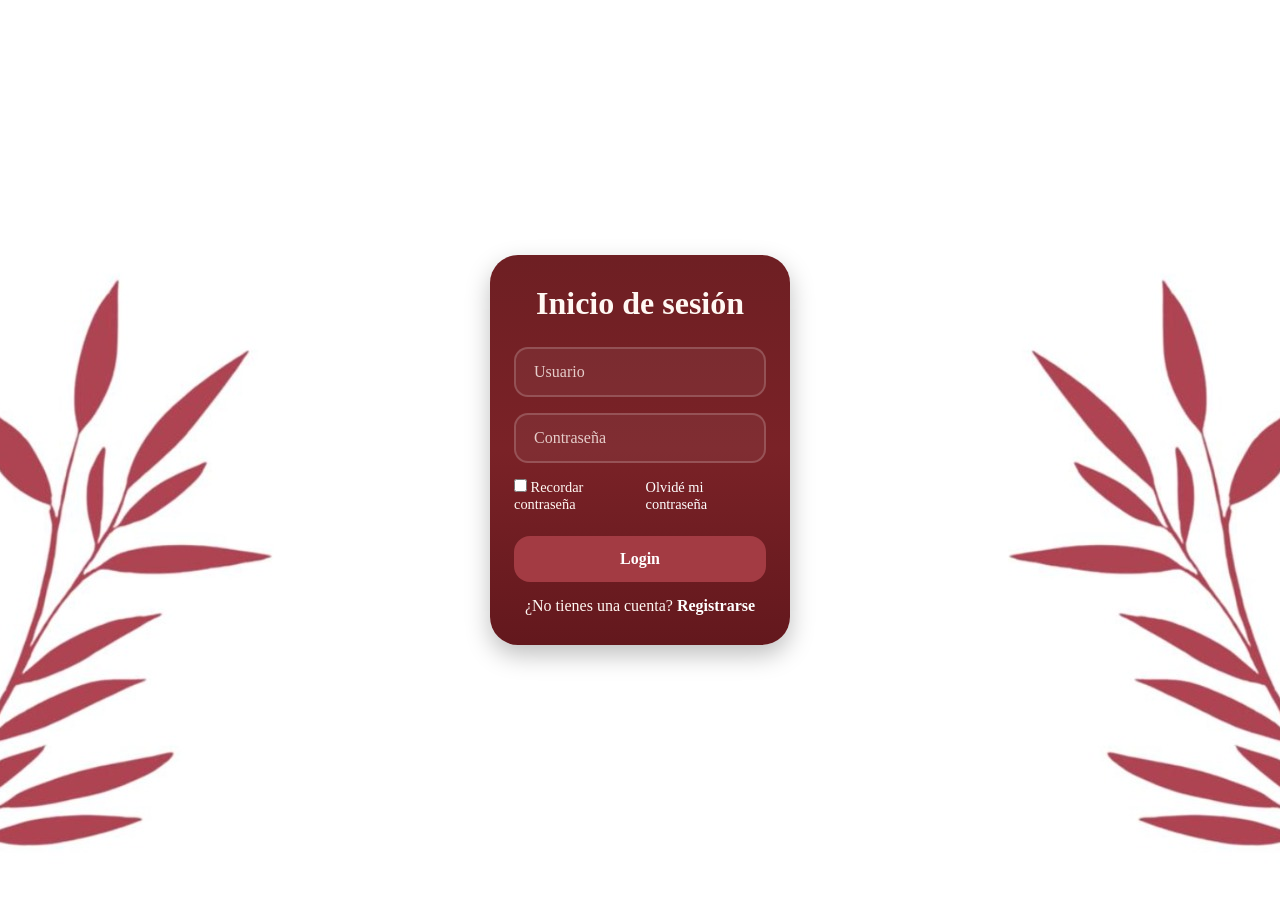
<file: LOGIN/index.html>
<!DOCTYPE html>
<html>
    <head>
        <meta charset="UTF-8">
        <meta http-equiv="X-UA Compatible" content="IE=edge">
        <meta name="viewport" content="width=device-width, initial-scale=1.0">
        <title>Nutrifarma</title>
        <link rel="stylesheet" href="style.css">
    </head>
    <body>
        <div class="wrapper">
            <form action="">
                <h1>Inicio de sesión</h1>
                <div class="input-box">
                    <input type="text" placeholder="Usuario" required>
                </div>
                <div class="input-box">
                    <input type="password" placeholder="Contraseña" required>
                </div>

                <div class="remember-forgot">
                    <label><input type="checkbox"> Recordar contraseña</label>
                    <a href="#"> Olvidé mi contraseña</a>
                </div>

                <button type="submit" class="btn">Login</button>

                <div class="register-link">
                    <p>¿No tienes una cuenta? <a href="#">Registrarse</a></p>
                </div>
            </form>
        </div>
    </body>
</html>
</file>
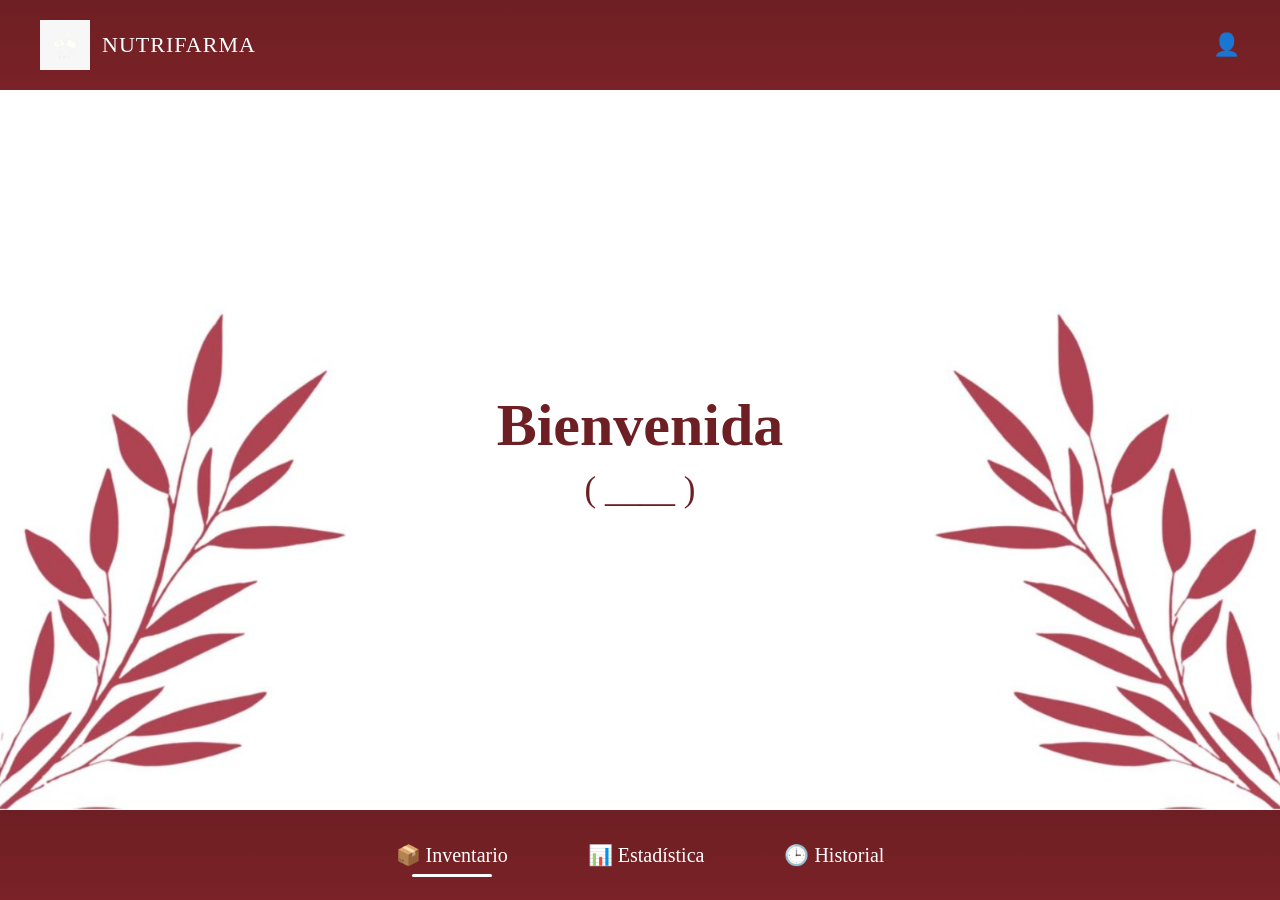
<file: BIENVENIDA/bienvenida.html>
<!DOCTYPE html>
<html lang="es">
<head>
  <meta charset="UTF-8">
  <meta name="viewport" content="width=device-width, initial-scale=1.0">
  <title>Nutrifarma</title>
  <link rel="stylesheet" href="style.css">
</head>
<body>

  <div class="app">

    <!-- HEADER -->
    <header class="topbar">
      <div class="brand">
    <img src="logo.png" class="logo">
        <span>NUTRIFARMA</span>
      </div>

      <div class="icons">
        <span>👤</span>
      </div>
    </header>

    <!-- CONTENIDO -->
    <main class="content">
       <div class="decor left"></div>
      <div class="decor right"></div>

      <h1>Bienvenida</h1>
      <p>( ____ )</p>
    </main>

    <!-- FOOTER -->
    <footer class="navbar">
      <a class="nav-item active">📦 Inventario</a>
      <a class="nav-item">📊 Estadística</a>
      <a class="nav-item">🕒 Historial</a>
    </footer>

  </div>

</body>
</html>
</file>
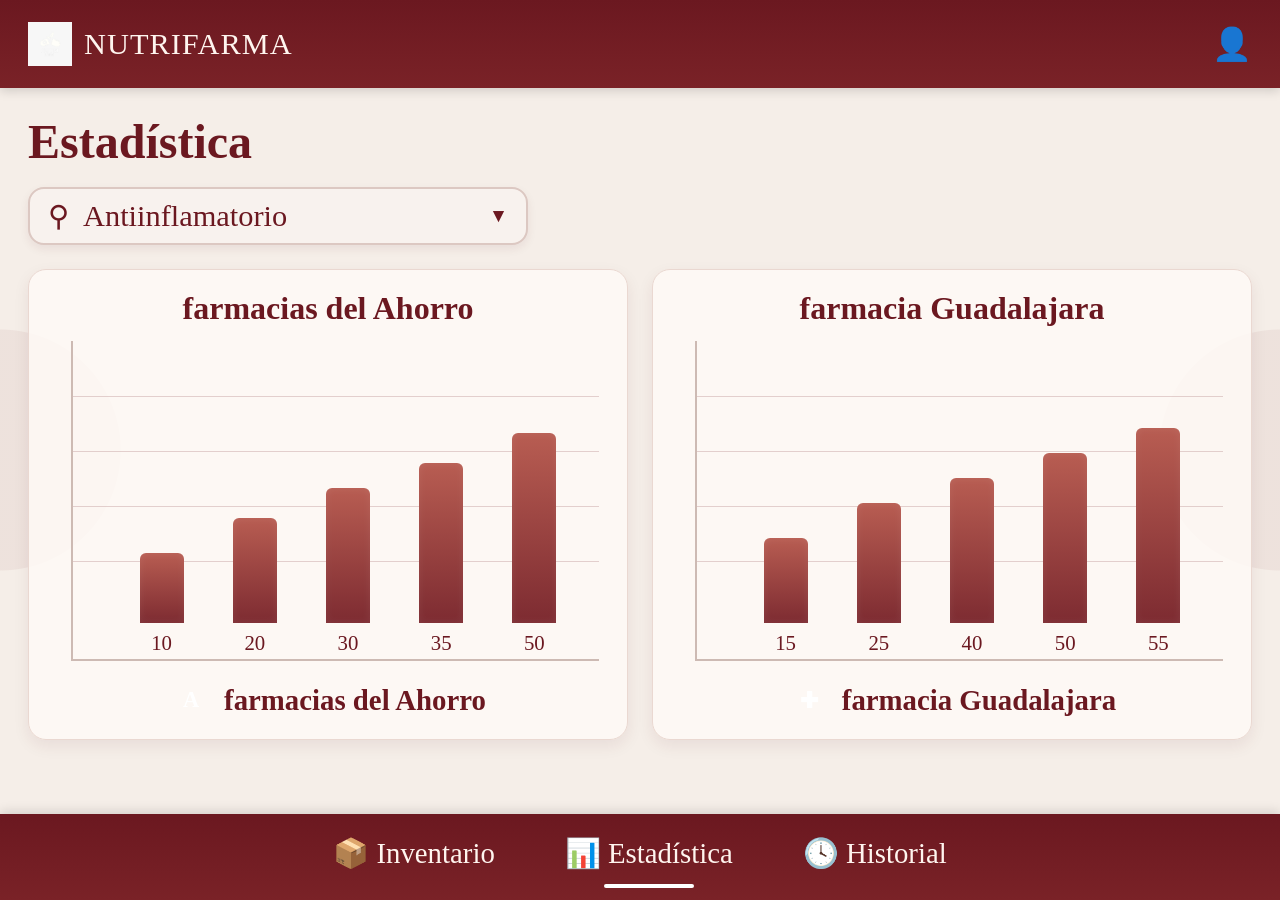
<file: ESTADISTICAS/estadisticas.html>
<!DOCTYPE html>
<html lang="es">
<head>
  <meta charset="UTF-8">
  <meta name="viewport" content="width=device-width, initial-scale=1.0">
  <title>Nutrifarma - Estadística</title>
  <link rel="stylesheet" href="style.css">
</head>
<body>
  <div class="app">

    <header class="topbar">
      <div class="brand">
        <img src="logo.png" alt="Logo Nutrifarma" class="logo">
        <span>NUTRIFARMA</span>
      </div>

      <div class="profile-icon">👤</div>
    </header>

    <main class="main-content">
      <h1 class="page-title">Estadística</h1>

      <div class="filter-bar">
        <button class="filter-button">⚲</button>
        <span class="filter-text">Antiinflamatorio</span>
        <span class="filter-arrow">▼</span>
      </div>

      <section class="charts-section">
        <div class="chart-card">
          <h2>farmacias del Ahorro</h2>

          <div class="chart-area">
            <div class="grid-line line-1"></div>
            <div class="grid-line line-2"></div>
            <div class="grid-line line-3"></div>
            <div class="grid-line line-4"></div>

            <div class="bars">
              <div class="bar" style="height: 70px;"></div>
              <div class="bar" style="height: 105px;"></div>
              <div class="bar" style="height: 135px;"></div>
              <div class="bar" style="height: 160px;"></div>
              <div class="bar" style="height: 190px;"></div>
            </div>

            <div class="x-labels">
              <span>10</span>
              <span>20</span>
              <span>30</span>
              <span>35</span>
              <span>50</span>
            </div>
          </div>

          <div class="pharmacy-label">
            <span class="pharmacy-logo ahorro-logo">A</span>
            <span>farmacias del Ahorro</span>
          </div>
        </div>

        <div class="chart-card">
          <h2>farmacia Guadalajara</h2>

          <div class="chart-area">
            <div class="grid-line line-1"></div>
            <div class="grid-line line-2"></div>
            <div class="grid-line line-3"></div>
            <div class="grid-line line-4"></div>

            <div class="bars">
              <div class="bar" style="height: 85px;"></div>
              <div class="bar" style="height: 120px;"></div>
              <div class="bar" style="height: 145px;"></div>
              <div class="bar" style="height: 170px;"></div>
              <div class="bar" style="height: 195px;"></div>
            </div>

            <div class="x-labels">
              <span>15</span>
              <span>25</span>
              <span>40</span>
              <span>50</span>
              <span>55</span>
            </div>
          </div>

          <div class="pharmacy-label">
            <span class="pharmacy-logo guada-logo">✚</span>
            <span>farmacia Guadalajara</span>
          </div>
        </div>
      </section>
    </main>

    <footer class="bottom-nav">
      <a href="#" class="nav-item">📦 Inventario</a>
      <a href="#" class="nav-item active">📊 Estadística</a>
      <a href="#" class="nav-item">🕓 Historial</a>
    </footer>

  </div>
</body>
</html>
</file>
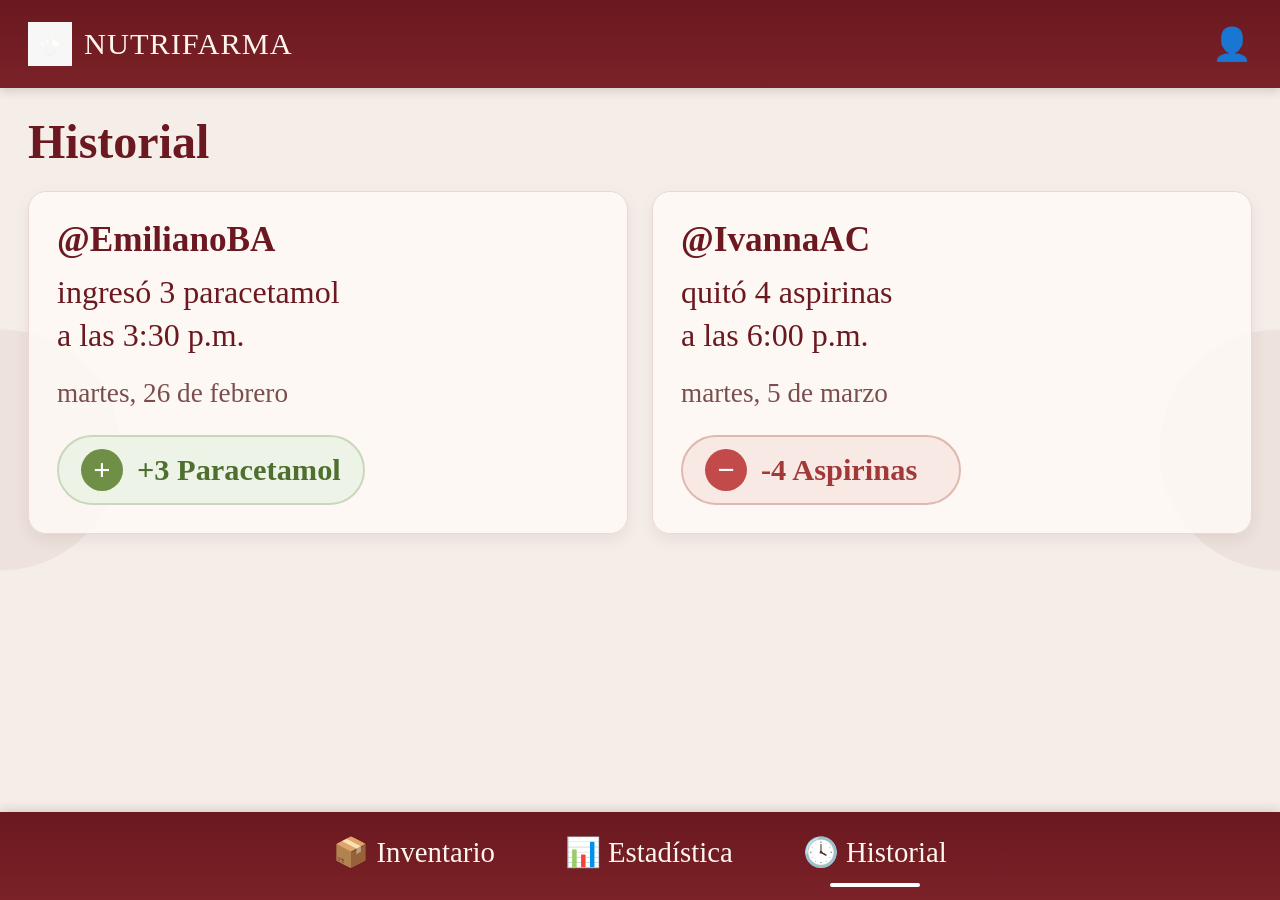
<file: HISTORIAL/historial.html>
<!DOCTYPE html>
<html lang="es">
<head>
  <meta charset="UTF-8">
  <meta name="viewport" content="width=device-width, initial-scale=1.0">
  <title>Nutrifarma - Historial</title>
  <link rel="stylesheet" href="style.css">
</head>
<body>
  <div class="app">

    <header class="topbar">
      <div class="brand">
        <img src="logo.png" alt="Logo Nutrifarma" class="logo">
        <span>NUTRIFARMA</span>
      </div>

      <div class="profile-icon">👤</div>
    </header>

    <main class="main-content">
      <h1 class="page-title">Historial</h1>

      <section class="history-section">
        <div class="history-card">
          <div class="history-info">
            <h2>@EmilianoBA</h2>
            <p>ingresó 3 paracetamol</p>
            <p>a las 3:30 p.m.</p>
            <span>martes, 26 de febrero</span>
          </div>

          <div class="history-action add-action">
            <span class="action-icon">+</span>
            <span>+3 Paracetamol</span>
          </div>
        </div>

        <div class="history-card">
          <div class="history-info">
            <h2>@IvannaAC</h2>
            <p>quitó 4 aspirinas</p>
            <p>a las 6:00 p.m.</p>
            <span>martes, 5 de marzo</span>
          </div>

          <div class="history-action remove-action">
            <span class="action-icon">−</span>
            <span>-4 Aspirinas</span>
          </div>
        </div>
      </section>
    </main>

    <footer class="bottom-nav">
      <a href="#" class="nav-item">📦 Inventario</a>
      <a href="#" class="nav-item">📊 Estadística</a>
      <a href="#" class="nav-item active">🕓 Historial</a>
    </footer>

  </div>
</body>
</html>
</file>
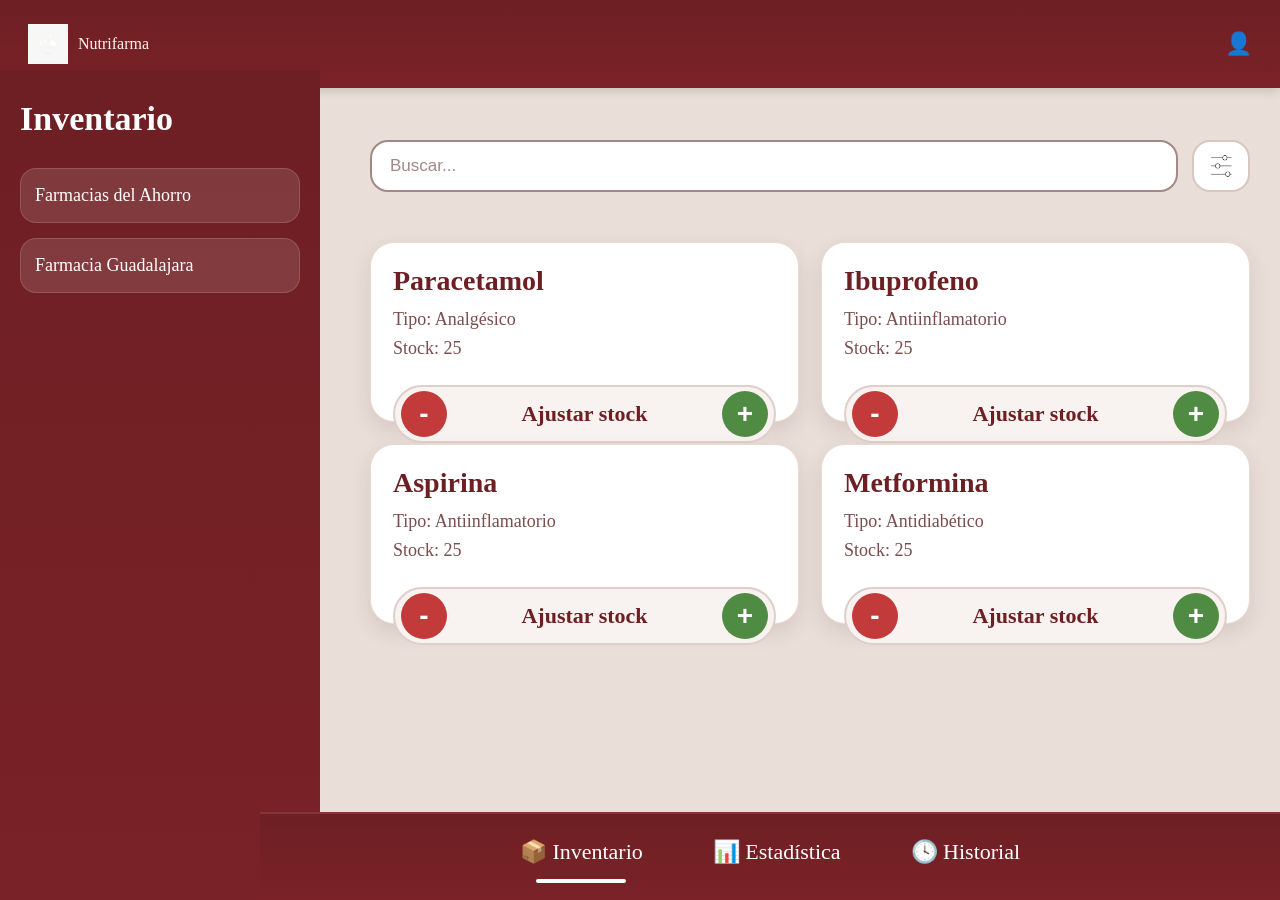
<file: INVENTARIO/inventario.html>
<!DOCTYPE html>
<html lang="es">
<head>
    <meta charset="UTF-8">
    <title>Inventario</title>
    <link rel="stylesheet" href="style.css">
</head>

<body>

<!-- 🔝 BARRA SUPERIOR -->
<header class="topbar">
    <div class="brand">
        <img src="logo.png" alt="logo" class="logo">
        <span>Nutrifarma</span>
    </div>

    <div class="profile">
        👤
    </div>
</header>

<!-- SIDEBAR -->
<div class="sidebar">
    <div class="Inventario">
        <h1>Inventario</h1>
    </div>

    <ul>
        <li>Farmacias del Ahorro</li>
        <li>Farmacia Guadalajara</li>
    </ul>
</div>

<!-- CONTENIDO -->
<div class="container">
    <div class="header">
        <div class="nav">

            <div class="search">
                <input type="text" placeholder="Buscar...">
            </div>

            <div class="filter">
                <button class="filter--search">
                    <img src="filtro.png" alt="filtro">
                </button>
            </div>

        </div>
    </div>
</div>

<!-- STOCK -->
<div class="stock">

    <div class="medicine">
        <div class="box">
            <h1>Paracetamol</h1>
            <h3>Tipo: Analgésico</h3>
            <h3>Stock: 25</h3>
            <div>
                <button class="remove">-</button>
                <h2>Ajustar stock</h2>
                <button class="add">+</button>
            </div>
        </div>
    </div>

    <div class="medicine">
        <div class="box">
            <h1>Ibuprofeno</h1>
            <h3>Tipo: Antiinflamatorio</h3>
            <h3>Stock: 25</h3>
            <div>
                <button class="remove">-</button>
                <h2>Ajustar stock</h2>
                <button class="add">+</button>
            </div>
        </div>
    </div>

    <div class="medicine">
        <div class="box">
            <h1>Aspirina</h1>
            <h3>Tipo: Antiinflamatorio</h3>
            <h3>Stock: 25</h3>
            <div>
                <button class="remove">-</button>
                <h2>Ajustar stock</h2>
                <button class="add">+</button>
            </div>
        </div>
    </div>

    <div class="medicine">
        <div class="box">
            <h1>Metformina</h1>
            <h3>Tipo: Antidiabético</h3>
            <h3>Stock: 25</h3>
            <div>
                <button class="remove">-</button>
                <h2>Ajustar stock</h2>
                <button class="add">+</button>
            </div>
        </div>
    </div>

</div>

<!-- 🔻 FOOTER -->
<div class="footer">
    <a href="#">📦 Inventario</a>
    <a href="#">📊 Estadística</a>
    <a href="#">🕓 Historial</a>
</div>

</body>
</html>
</file>
<file: LOGIN/style.css>
/* RESET (corregido) */
* {
  margin: 0;
  padding: 0;
  box-sizing: border-box;
  font-family: "Georgia", "Times New Roman", serif;
}

/* FONDO */
body {
  background: #e9e2df;
  display: flex;
  justify-content: center;
  align-items: center;
  min-height: 100vh;
  background: url(nutrifarma.png) no-repeat;
  background-size: cover;
  background-position: center;
}

/* CONTENEDOR PRINCIPAL */
.wrapper {
  width: 300px;
  background: linear-gradient(180deg, #6e1f23, #7a2227, #63181d);
  border-radius: 28px;
  padding: 30px 24px;
  color: #fff8f3;
  box-shadow: 0 10px 25px rgba(0, 0, 0, 0.25);
}

/* TITULO */
.wrapper h1 {
  text-align: center;
  margin-bottom: 25px;
}

/* INPUTS */
.input-box {
  margin-bottom: 16px;
}

.input-box input {
  width: 100%;
  padding: 14px 18px;
  border-radius: 14px;
  border: 2px solid rgba(255, 255, 255, 0.18);
  background: rgba(255, 255, 255, 0.05);
  color: white;
  font-size: 1rem;
  outline: none;
}

.input-box input::placeholder {
  color: rgba(255, 245, 240, 0.8);
}

/* RECORDAR / OLVIDAR */
.remember-forgot {
  display: flex;
  justify-content: space-between;
  font-size: 0.9rem;
  margin-bottom: 15px;
}

.remember-forgot a {
  color: #fff;
  text-decoration: none;
}

/* BOTON */
.btn {
  width: 100%;
  padding: 14px;
  border-radius: 16px;
  border: none;
  cursor: pointer;
  font-size: 1rem;
  margin-top: 8px;
  background: #a33b43;
  color: white;
  font-weight: bold;
  transition: 0.3s;
}

.btn:hover {
  background: #b2464e;
}

/* REGISTRO */
.register-link {
  text-align: center;
  margin-top: 15px;
}

.register-link a {
  color: #fff;
  text-decoration: none;
  font-weight: bold;
}
</file>
<file: BIENVENIDA/style.css>
* {
  margin: 0;
  padding: 0;
  box-sizing: border-box;
  font-family: Georgia, "Times New Roman", serif;
}

body {
  height: 100vh;
}

/* CONTENEDOR PRINCIPAL */
.app {
  width: 100%;
  height: 100vh;
  display: flex;
  flex-direction: column;
}

/* HEADER */
.topbar {
  height: 90px;
  background: linear-gradient(180deg, #6e1f23, #7a2227);
  display: flex;
  justify-content: space-between;
  align-items: center;
  padding: 0 40px;
  color: white;
}

.brand {
  display: flex;
  align-items: center;
  gap: 12px;
}

.logo {
  width: 50px;
}


.brand span {
  font-size: 22px;
  letter-spacing: 1px;
}

.icons {
  display: flex;
  gap: 20px;
  font-size: 22px;
}

/* CONTENIDO CENTRAL */
.content {
  flex: 1;
  position: relative;
  display: flex;
  justify-content: center;
  align-items: center;
  flex-direction: column;
  text-align: center;
  background: #f7efe8;
  background: url(nutrifarma.png) no-repeat;
  background-size: cover;
  background-position: center;
}

.content h1 {
  font-size: 60px;
  color: #6e1f23;
  margin-bottom: 10px;
}

.content p {
  font-size: 35px;
  color: #6e1f23;
}

/* NAVBAR INFERIOR */
.navbar {
  height: 90px;
  background: linear-gradient(180deg, #6e1f23, #7a2227);
  display: flex;
  justify-content: center;
  align-items: center;
  gap: 80px;
  color: white;
}

.nav-item {
  font-size: 20px;
  cursor: pointer;
  position: relative;
}

/* LÍNEA ACTIVA */
.nav-item.active::after {
  content: "";
  position: absolute;
  bottom: -10px;
  left: 50%;
  transform: translateX(-50%);
  width: 80px;
  height: 3px;
  background: white;
  border-radius: 10px;
}
</file>
<file: ESTADISTICAS/style.css>
* {
  margin: 0;
  padding: 0;
  box-sizing: border-box;
  font-family: Georgia, "Times New Roman", serif;
}

body {
  background: #efe8e3;
  min-height: 100vh;
  color: #5f1d24;
}

.app {
  min-height: 100vh;
  display: flex;
  flex-direction: column;
  background:
    radial-gradient(circle at left center, rgba(122, 34, 39, 0.06) 0, rgba(122, 34, 39, 0.06) 120px, transparent 121px),
    radial-gradient(circle at right center, rgba(122, 34, 39, 0.06) 0, rgba(122, 34, 39, 0.06) 120px, transparent 121px),
    #f5eee8;
}

/* BARRA SUPERIOR */
.topbar {
  height: 88px;
  background: linear-gradient(180deg, #6b1820, #7a2227);
  color: #fff5ef;
  display: flex;
  justify-content: space-between;
  align-items: center;
  padding: 0 28px;
  box-shadow: 0 3px 10px rgba(0,0,0,0.15);
}

.brand {
  display: flex;
  align-items: center;
  gap: 12px;
}

.logo {
  width: 44px;
  height: 44px;
  object-fit: contain;
}

.brand span {
  font-size: 1.9rem;
  letter-spacing: 1px;
}

.profile-icon {
  font-size: 2rem;
}

/* CONTENIDO */
.main-content {
  flex: 1;
  padding: 26px 28px 110px;
}

.page-title {
  font-size: 3rem;
  color: #6b1820;
  margin-bottom: 18px;
}
/* FILTRO */
.filter-bar {
  width: 500px;
  max-width: 100%;
  height: 58px;
  background: #f8f2ee;
  border: 2px solid #dcc8c2;
  border-radius: 16px;
  display: flex;
  align-items: center;
  padding: 0 18px;
  gap: 14px;
  margin-bottom: 24px;
  box-shadow: 0 4px 10px rgba(95, 29, 36, 0.08);
}

.filter-button {
  border: none;
  background: transparent;
  font-size: 1.8rem;
  color: #6b1820;
  cursor: pointer;
}

.filter-text {
  flex: 1;
  font-size: 1.9rem;
  color: #6b1820;
}

.filter-arrow {
  font-size: 1.2rem;
  color: #6b1820;
}

/* TARJETAS DE GRÁFICAS */
.charts-section {
  display: grid;
  grid-template-columns: 1fr 1fr;
  gap: 24px;
}

.chart-card {
  background: rgba(255, 250, 247, 0.82);
  border: 1px solid #ead8d1;
  border-radius: 18px;
  padding: 20px 20px 18px;
  box-shadow: 0 6px 16px rgba(95, 29, 36, 0.08);
}

.chart-card h2 {
  text-align: center;
  font-size: 2rem;
  margin-bottom: 14px;
  color: #6b1820;
}

/* ÁREA DE GRÁFICA */
.chart-area {
  position: relative;
  height: 320px;
  border-bottom: 2px solid #cdbab3;
  border-left: 2px solid #cdbab3;
  margin: 10px 8px 18px 22px;
  padding: 16px 18px 36px 18px;
}

.grid-line {
  position: absolute;
  left: 0;
  right: 0;
  height: 1px;
  background: rgba(107, 24, 32, 0.18);
}

.line-1 { top: 55px; }
.line-2 { top: 110px; }
.line-3 { top: 165px; }
.line-4 { top: 220px; }

.bars {
  position: absolute;
  left: 42px;
  right: 18px;
  bottom: 36px;
  display: flex;
  justify-content: space-around;
  align-items: flex-end;
  height: 220px;
}

.bar {
  width: 44px;
  border-radius: 6px 6px 0 0;
  background: linear-gradient(180deg, #b85d52, #7d2b31);
  box-shadow: inset 0 0 8px rgba(255,255,255,0.08);
}

.x-labels {
  position: absolute;
  left: 42px;
  right: 18px;
  bottom: 4px;
  display: flex;
  justify-content: space-around;
  font-size: 1.3rem;
  color: #6b1820;
}

/* ETIQUETAS DE FARMACIAS */
.pharmacy-label {
  display: flex;
  align-items: center;
  justify-content: center;
  gap: 12px;
  font-size: 1.8rem;
  color: #6b1820;
  font-weight: bold;
}
.pharmacy-logo {
  width: 42px;
  height: 42px;
  border-radius: 50%;
  display: inline-flex;
  align-items: center;
  justify-content: center;
  color: white;
  font-size: 1.4rem;
  font-weight: bold;
}


/* BARRA INFERIOR */
.bottom-nav {
  position: fixed;
  bottom: 0;
  left: 0;
  width: 100%;
  height: 86px;
  background: linear-gradient(180deg, #6b1820, #7a2227);
  display: flex;
  justify-content: center;
  align-items: center;
  gap: 70px;
  box-shadow: 0 -3px 10px rgba(0,0,0,0.12);
}

.nav-item {
  color: #fff5ef;
  text-decoration: none;
  font-size: 1.8rem;
  position: relative;
  padding-bottom: 8px;
}

.nav-item.active::after {
  content: "";
  position: absolute;
  left: 50%;
  transform: translateX(-50%);
  bottom: -10px;
  width: 90px;
  height: 4px;
  background: white;
  border-radius: 10px;
}

/* RESPONSIVE */
@media (max-width: 1000px) {
  .charts-section {
    grid-template-columns: 1fr;
  }

  .bottom-nav {
    gap: 28px;
  }

  .nav-item {
    font-size: 1.2rem;
  }

  .page-title {
    font-size: 2.3rem;
  }

  .filter-text {
    font-size: 1.3rem;
  }
}
</file>
<file: HISTORIAL/style.css>
* {
  margin: 0;
  padding: 0;
  box-sizing: border-box;
  font-family: Georgia, "Times New Roman", serif;
}

body {
  background: #efe8e3;
  min-height: 100vh;
  color: #5f1d24;
}

.app {
  min-height: 100vh;
  display: flex;
  flex-direction: column;
  background:
    radial-gradient(circle at left center, rgba(122, 34, 39, 0.06) 0, rgba(122, 34, 39, 0.06) 120px, transparent 121px),
    radial-gradient(circle at right center, rgba(122, 34, 39, 0.06) 0, rgba(122, 34, 39, 0.06) 120px, transparent 121px),
    #f5eee8;
}

/* BARRA SUPERIOR */
.topbar {
  height: 88px;
  background: linear-gradient(180deg, #6b1820, #7a2227);
  color: #fff5ef;
  display: flex;
  justify-content: space-between;
  align-items: center;
  padding: 0 28px;
  box-shadow: 0 3px 10px rgba(0, 0, 0, 0.15);
}

.brand {
  display: flex;
  align-items: center;
  gap: 12px;
}

.logo {
  width: 44px;
  height: 44px;
  object-fit: contain;
}

.brand span {
  font-size: 1.9rem;
  letter-spacing: 1px;
}

.profile-icon {
  font-size: 2rem;
}

/* CONTENIDO */
.main-content {
  flex: 1;
  padding: 26px 28px 110px;
}

.page-title {
  font-size: 3rem;
  color: #6b1820;
  margin-bottom: 22px;
}
/* TARJETAS DE HISTORIAL */
.history-section {
  display: grid;
  grid-template-columns: 1fr 1fr;
  gap: 24px;
}

.history-card {
  background: rgba(255, 250, 247, 0.82);
  border: 1px solid #ead8d1;
  border-radius: 18px;
  padding: 28px;
  box-shadow: 0 6px 16px rgba(95, 29, 36, 0.08);
  min-height: 260px;
  display: flex;
  flex-direction: column;
  justify-content: space-between;
}

.history-info h2 {
  font-size: 2.2rem;
  color: #6b1820;
  margin-bottom: 14px;
}

.history-info p {
  font-size: 2rem;
  color: #6b1820;
  margin-bottom: 6px;
}

.history-info span {
  display: inline-block;
  margin-top: 18px;
  font-size: 1.7rem;
  color: #7b4d4d;
}

/* BOTONES DE ACCIÓN */
.history-action {
  margin-top: 26px;
  width: fit-content;
  min-width: 280px;
  border-radius: 40px;
  padding: 12px 22px;
  display: flex;
  align-items: center;
  gap: 14px;
  font-size: 1.9rem;
  font-weight: bold;
}
.action-icon {
  width: 42px;
  height: 42px;
  border-radius: 50%;
  display: inline-flex;
  align-items: center;
  justify-content: center;
  color: white;
  font-size: 1.9rem;
  font-weight: bold;
}

.add-action {
  background: #edf4e7;
  border: 2px solid #c9d8bc;
  color: #4f6f2f;
}

.add-action .action-icon {
  background: #6e8f45;
}

.remove-action {
  background: #f8e9e5;
  border: 2px solid #dfb8b0;
  color: #a13939;
}

.remove-action .action-icon {
  background: #c24a4a;
}

/* BARRA INFERIOR */
.bottom-nav {
  position: fixed;
  bottom: 0;
  left: 0;
  width: 100%;
  height: 88px;
  background: linear-gradient(180deg, #6b1820, #7a2227);
  display: flex;
  justify-content: center;
  align-items: center;
  gap: 70px;
  box-shadow: 0 -3px 10px rgba(0, 0, 0, 0.12);
}

.nav-item {
  color: #fff5ef;
  text-decoration: none;
  font-size: 1.8rem;
  position: relative;
  padding-bottom: 8px;
}
.nav-item.active::after {
  content: "";
  position: absolute;
  left: 50%;
  transform: translateX(-50%);
  bottom: -10px;
  width: 90px;
  height: 4px;
  background: white;
  border-radius: 10px;
}

/* RESPONSIVE */
@media (max-width: 1000px) {
  .history-section {
    grid-template-columns: 1fr;
  }

  .page-title {
    font-size: 2.3rem;
  }

  .history-info h2 {
    font-size: 1.8rem;
  }

  .history-info p {
    font-size: 1.5rem;
  }

  .history-info span {
    font-size: 1.2rem;
  }

  .history-action {
    min-width: 220px;
    font-size: 1.3rem;
  }

  .bottom-nav {
    gap: 24px;
  }
  .nav-item {
    font-size: 1.1rem;
  }
}
</file>
<file: INVENTARIO/style.css>
* {
    margin: 0;
    padding: 0;
    box-sizing: border-box;
}

body {
    font-family: Georgia, "Times New Roman", serif;
    background: #e9dfd8;
    color: #5e1b22;
    min-height: 100vh;
    padding-bottom: 110px; /* antes 90px*/
}

/* SIDEBAR */
.sidebar {
    width: 320px; /* más ancho */
    min-height: 100vh;
    background: linear-gradient(180deg, #6e1f23, #7a2227);
    color: white;
    padding: 30px 20px;
    position: fixed;
    left: 0;
    top: 0;
}

.sidebar .Inventario h1 {
    font-size: 34px;
    margin-bottom: 30px;
}

.sidebar ul {
    list-style: none;
}

.sidebar ul li {
    background: rgba(255, 255, 255, 0.12);
    padding: 16px 14px;
    border-radius: 16px;
    margin-bottom: 15px;
    font-size: 18px;
    border: 1px solid rgba(255, 255, 255, 0.15);
}

/* CONTENIDO PRINCIPAL */
.container {
    margin-left: 340px;
    padding: 30px 30px 10px;
}

/* 🔝 TOPBAR */
.topbar {
      height: 88px;
  background: linear-gradient(180deg, #6e1f23, #7a2227);
  color: #fff5ef;
  display: flex;
  justify-content: space-between;
  align-items: center;
  padding: 0 28px;
  box-shadow: 0 3px 10px rgba(0,0,0,0.15);
}

.brand {
    display: flex;
    align-items: center;
    gap: 10px;
}

.logo {
    width: 40px;
}

.profile {
    font-size: 22px;
}

/* Ajustar contenido para que no quede debajo del header */
.sidebar {
    top: 70px;
}

.container {
    margin-top: 22px;
}

.stock {
    margin-top: 20px;
}

.header .nav {
    display: flex;
    align-items: center;
    gap: 14px;
    margin-bottom: 20px;
}

/* BUSCADOR */
.search {
    flex: 1;
}

.search input {
    width: 100%;
    height: 52px;
    border: 2px solid #a48787;
    border-radius: 18px;
    outline: none;
    padding: 0 18px;
    font-size: 17px;
    background: rgb(255, 255, 255);
    color: #5e1b22;
}

.search input::placeholder {
    color: #a48787;
}

/* FILTRO */
.filter {
    display: flex;
    align-items: center;
    justify-content: center;
}

.filter--search {
    width: 58px;
    height: 52px;
    border: 2px solid #d9c6bf;
    border-radius: 18px;
    background: white;
    cursor: pointer;
    display: flex;
    align-items: center;
    justify-content: center;
    transition: 0.25s ease;
}

.filter--search:hover {
    background: #f3e8e4;
    transform: scale(1.03);
}

.filter--search img {
    width: 28px;
    height: 28px;
    object-fit: contain;
}

/* STOCK */
.stock {
    display: grid;
    grid-template-columns: repeat(2, 1fr);
    gap: 25px;
    margin-left: 340px;
    padding: 0 30px 30px;
    display: grid;
    grid-template-columns: repeat(2, minmax(260px, 1fr));
    gap: 22px;
}

/* TARJETAS */
.medicine {
    width: 100%;
}

.box {
    height: 180px; /* todos del mismo tamaño */
    display: flex;
    flex-direction: column;
    justify-content: space-between;
    background: white;
    border-radius: 24px;
    padding: 22px;
    box-shadow: 0 8px 20px rgba(94, 27, 34, 0.12);
    border: 1px solid #eadad4;
}

.box h1 {
    font-size: 28px;
    margin-bottom: 12px;
    color: #6e1f23;
}

.box h3 {
    font-size: 18px;
    font-weight: normal;
    margin-bottom: 8px;
    color: #7b4d4d;
}

/* AJUSTAR STOCK */
.box div {
    margin-top: 18px;
    background: #f8f3f0;
    border: 2px solid #dfcfca;
    border-radius: 40px;
    min-height: 58px;
    display: flex;
    align-items: center;
    justify-content: space-between;
    padding: 6px;
    gap: 10px;
}

.box div h2 {
    font-size: 22px;
    font-weight: bold;
    color: #6e1f23;
    flex: 1;
    text-align: center;
}

.remove,
.add {
    width: 46px;
    height: 46px;
    border: none;
    border-radius: 50%;
    font-size: 28px;
    font-weight: bold;
    color: white;
    cursor: pointer;
    transition: 0.25s ease;
}

.remove {
    background: #c23a3a;
}

.remove:hover {
    background: #a92d2d;
}

.add {
    background: #4f8b43;
}

.add:hover {
    background: #3e7234;
}

/* FOOTER */
.footer {
    position: fixed;
    bottom: 0;
    left: 260px;
    width: calc(100% - 260px);
    height: 88px; /* 🔥 más grande */
    background: linear-gradient(180deg, #6e1f23, #7a2227);
    display: flex;
    align-items: center;
    justify-content: center;
    gap: 70px; /* un poco más de espacio */
    border-top: 2px solid rgba(255, 255, 255, 0.08);
}

.footer a {
    color: white;
    text-decoration: none;
    font-size: 22px; /* 🔥 más grande */
    position: relative;
    padding-bottom: 10px;
}

.footer a:hover {
    color: #f7dede;
}

/* Línea activa en Inventario */
.footer a:first-child::after {
    content: "";
    position: absolute;
    left: 50%;
    transform: translateX(-50%);
    bottom: -8px; /* bajarla un poco */
    width: 90px;
    height: 4px; /* más gruesa */
    background: white;
    border-radius: 20px;
}

/* RESPONSIVE */
@media (max-width: 900px) {
    .sidebar {
        width: 100%;
        min-height: auto;
        position: relative;
    }

    .container,
    .stock {
        margin-left: 0;
    }

    .stock {
        grid-template-columns: 1fr;
    }

    .footer {
        left: 0;
        width: 100%;
        gap: 25px;
        flex-wrap: wrap;
        height: auto;
        padding: 16px;
    }
}
</file>
